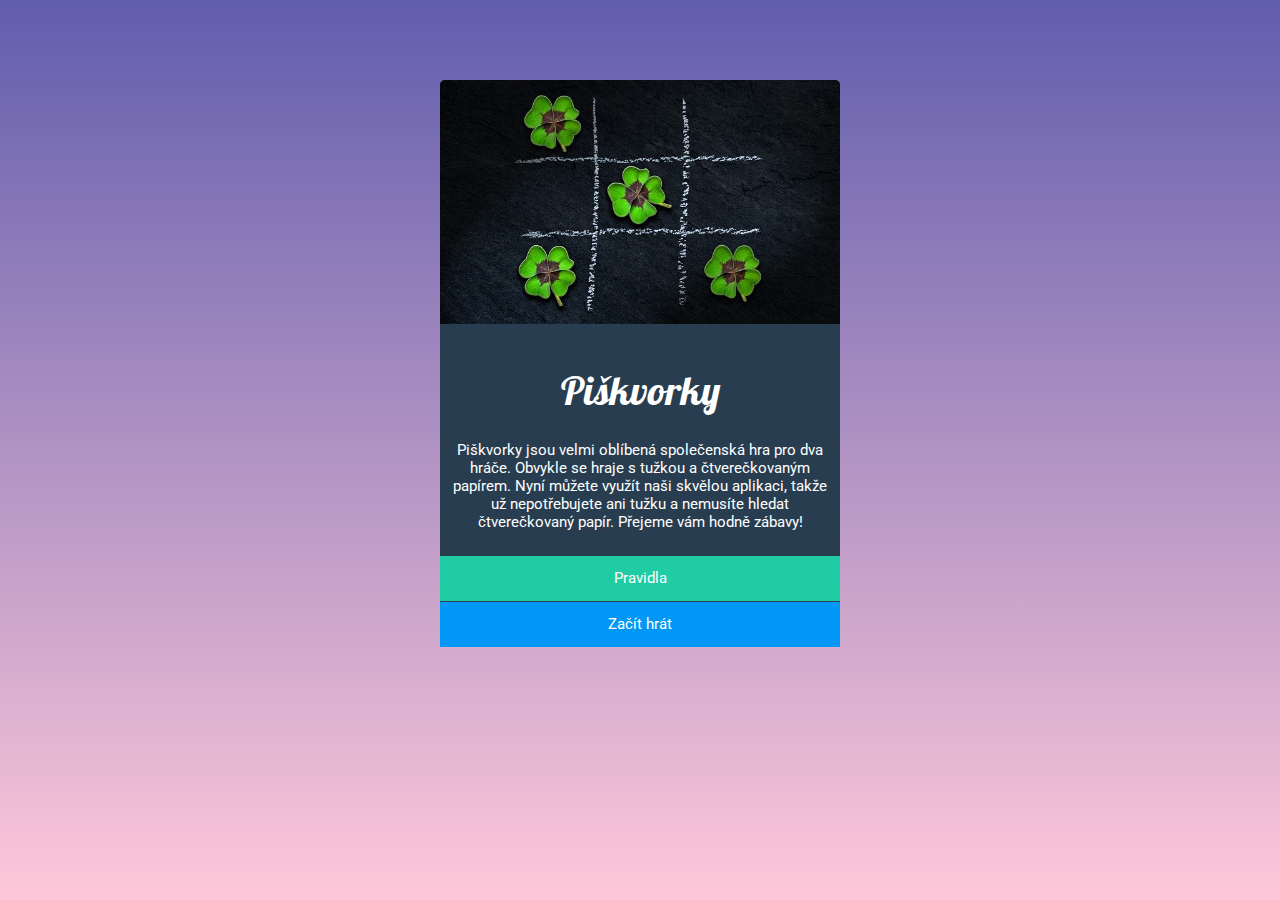
<file: index.html>
<!DOCTYPE html>
<html lang="cs" class="index">
  <head>
    <meta charset="UTF-8" />
    <meta http-equiv="X-UA-Compatible" content="IE=edge" />
    <meta name="viewport" content="width=device-width, initial-scale=1.0" />
    <title>Piskvorky</title>
    <link rel="stylesheet" href="styly.css" />
    <link rel="preconnect" href="https://fonts.gstatic.com" />
    <link
      href="https://fonts.googleapis.com/css2?family=Lobster&display=swap"
      rel="stylesheet"
    />
    <link
      href="https://fonts.googleapis.com/css2?family=Roboto&display=swap"
      rel="stylesheet"
    />
  </head>
  <body>
    <div class="box index">
      <img class="obrazek" src="uvodni.jpg" alt="Piškvorky" />

      <div class="telo">
        <h1 class="nadpis index">Piškvorky</h1>
        <p>
          Piškvorky jsou velmi oblíbená společenská hra pro dva hráče. Obvykle
          se hraje s tužkou a čtverečkovaným papírem. Nyní můžete využít naši
          skvělou aplikaci, takže už nepotřebujete ani tužku a nemusíte hledat
          čtverečkovaný papír. Přejeme vám hodně zábavy!
        </p>
      </div>

      <a class="tlacitko zelene" href="pravidla.html">Pravidla</a>
      <a class="tlacitko modre" href="hra.html">Začít hrát</a>
    </div>
  </body>
</html>
</file>
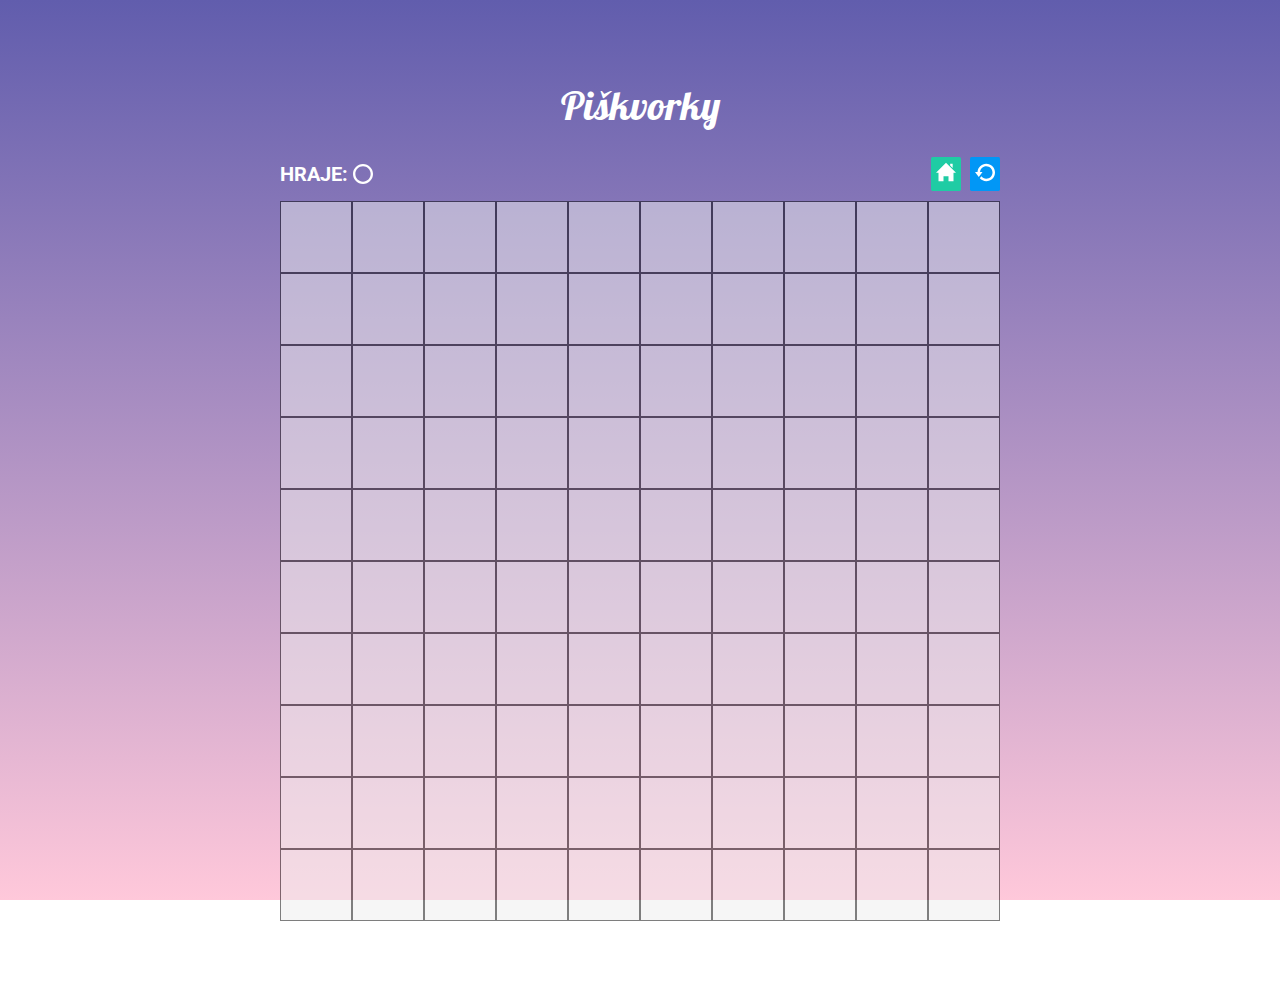
<file: hra.html>
<!DOCTYPE html>
<html lang="cs">
  <head>
    <meta charset="UTF-8" />
    <meta http-equiv="X-UA-Compatible" content="IE=edge" />
    <meta name="viewport" content="width=device-width, initial-scale=1.0" />
    <title>Hra</title>
    <link rel="stylesheet" href="styly.css" />
    <link rel="preconnect" href="https://fonts.gstatic.com" />
    <link
      href="https://fonts.googleapis.com/css2?family=Lobster&display=swap"
      rel="stylesheet"
    />
    <link
      href="https://fonts.googleapis.com/css2?family=Roboto&display=swap"
      rel="stylesheet"
    />
  </head>
  <body>
    <div class="hra__box">
      <h1 class="hra__nadpis">Piškvorky</h1>
      <div class="hra__telo">
        <div class="telo__prvni">
          <span class="hra__text">HRAJE:</span>
          <img
            src="circle.svg"
            class="hra__znak__miniatura"
            alt="Domecek"
            id="hra__znak__miniatura"
          />
        </div>

        <div class="telo__druhe">
          <a href="index.html" class="hra__domecek zelene"
            ><img src="home.svg" alt="Domecek" id="h_d"
          /></a>
          <a href="hra.html" class="hra__restart modre"
            ><img src="restart.svg" alt="Restart" id="h_r"
          /></a>
        </div>
      </div>

      <div class="hra__hraci_pole">
        <button class="hra__boxik"></button><button class="hra__boxik"></button
        ><button class="hra__boxik"></button><button class="hra__boxik"></button
        ><button class="hra__boxik"></button><button class="hra__boxik"></button
        ><button class="hra__boxik"></button><button class="hra__boxik"></button
        ><button class="hra__boxik"></button
        ><button class="hra__boxik"></button>

        <button class="hra__boxik"></button><button class="hra__boxik"></button
        ><button class="hra__boxik"></button><button class="hra__boxik"></button
        ><button class="hra__boxik"></button><button class="hra__boxik"></button
        ><button class="hra__boxik"></button><button class="hra__boxik"></button
        ><button class="hra__boxik"></button
        ><button class="hra__boxik"></button>

        <button class="hra__boxik"></button><button class="hra__boxik"></button
        ><button class="hra__boxik"></button><button class="hra__boxik"></button
        ><button class="hra__boxik"></button><button class="hra__boxik"></button
        ><button class="hra__boxik"></button><button class="hra__boxik"></button
        ><button class="hra__boxik"></button
        ><button class="hra__boxik"></button>

        <button class="hra__boxik"></button><button class="hra__boxik"></button
        ><button class="hra__boxik"></button><button class="hra__boxik"></button
        ><button class="hra__boxik"></button><button class="hra__boxik"></button
        ><button class="hra__boxik"></button><button class="hra__boxik"></button
        ><button class="hra__boxik"></button
        ><button class="hra__boxik"></button>

        <button class="hra__boxik"></button><button class="hra__boxik"></button
        ><button class="hra__boxik"></button><button class="hra__boxik"></button
        ><button class="hra__boxik"></button><button class="hra__boxik"></button
        ><button class="hra__boxik"></button><button class="hra__boxik"></button
        ><button class="hra__boxik"></button
        ><button class="hra__boxik"></button>

        <button class="hra__boxik"></button><button class="hra__boxik"></button
        ><button class="hra__boxik"></button><button class="hra__boxik"></button
        ><button class="hra__boxik"></button><button class="hra__boxik"></button
        ><button class="hra__boxik"></button><button class="hra__boxik"></button
        ><button class="hra__boxik"></button
        ><button class="hra__boxik"></button>

        <button class="hra__boxik"></button><button class="hra__boxik"></button
        ><button class="hra__boxik"></button><button class="hra__boxik"></button
        ><button class="hra__boxik"></button><button class="hra__boxik"></button
        ><button class="hra__boxik"></button><button class="hra__boxik"></button
        ><button class="hra__boxik"></button
        ><button class="hra__boxik"></button>

        <button class="hra__boxik"></button><button class="hra__boxik"></button
        ><button class="hra__boxik"></button><button class="hra__boxik"></button
        ><button class="hra__boxik"></button><button class="hra__boxik"></button
        ><button class="hra__boxik"></button><button class="hra__boxik"></button
        ><button class="hra__boxik"></button
        ><button class="hra__boxik"></button>

        <button class="hra__boxik"></button><button class="hra__boxik"></button
        ><button class="hra__boxik"></button><button class="hra__boxik"></button
        ><button class="hra__boxik"></button><button class="hra__boxik"></button
        ><button class="hra__boxik"></button><button class="hra__boxik"></button
        ><button class="hra__boxik"></button
        ><button class="hra__boxik"></button>

        <button class="hra__boxik"></button><button class="hra__boxik"></button
        ><button class="hra__boxik"></button><button class="hra__boxik"></button
        ><button class="hra__boxik"></button><button class="hra__boxik"></button
        ><button class="hra__boxik"></button><button class="hra__boxik"></button
        ><button class="hra__boxik"></button
        ><button class="hra__boxik"></button>
      </div>
    </div>

    <script src="index.js"></script>
  </body>
</html>
</file>
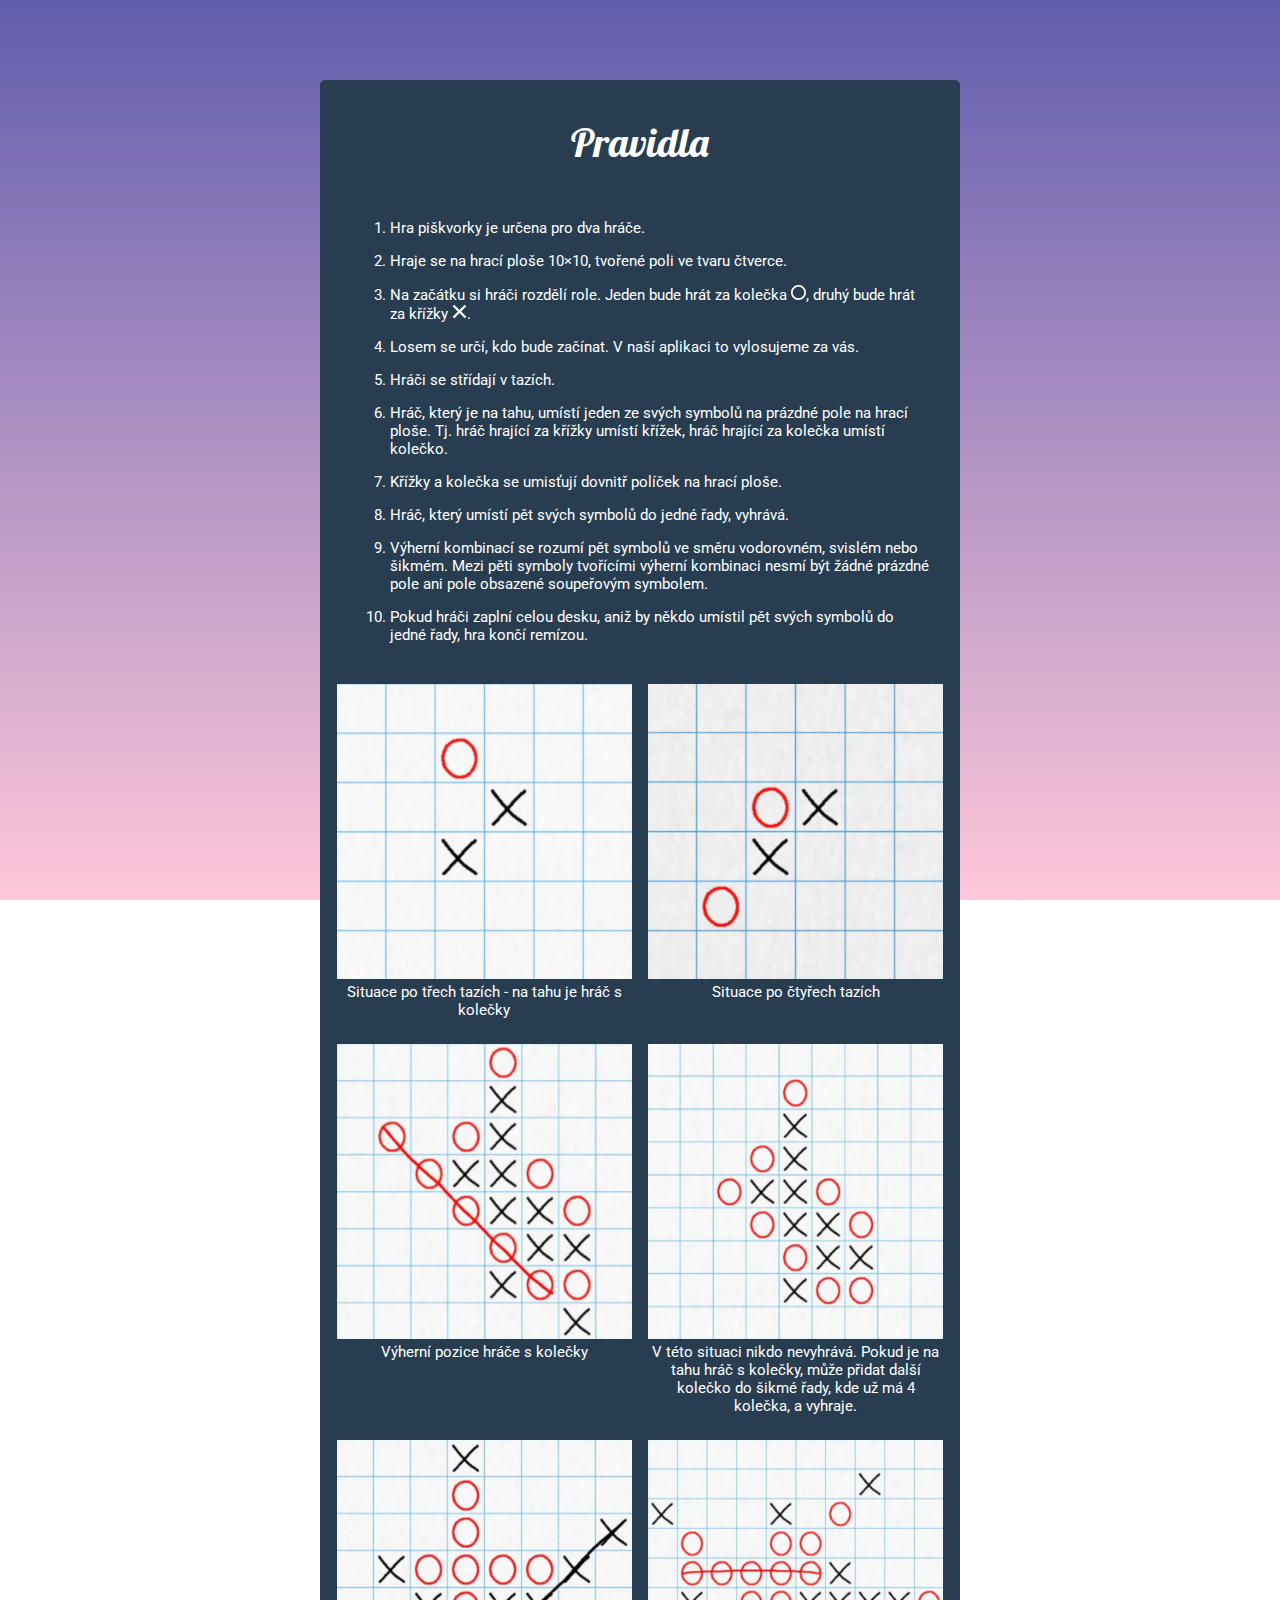
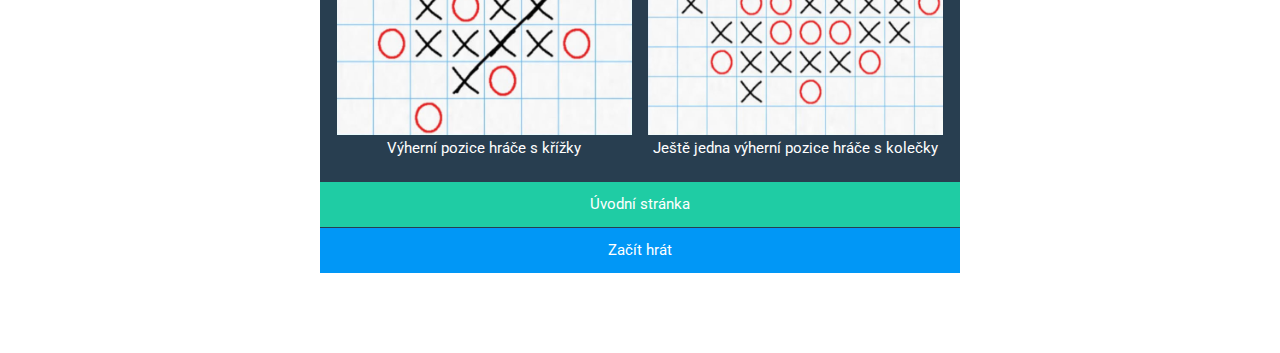
<file: pravidla.html>
<!DOCTYPE html>
<html lang="cs" class="pravidla">
  <head>
    <meta charset="UTF-8" />
    <meta http-equiv="X-UA-Compatible" content="IE=edge" />
    <meta name="viewport" content="width=device-width, initial-scale=1.0" />
    <link
      href="https://fonts.googleapis.com/css2?family=Lobster&display=swap"
      rel="stylesheet"
    />
    <link
      href="https://fonts.googleapis.com/css2?family=Roboto&display=swap"
      rel="stylesheet"
    />
    <link rel="stylesheet" href="styly.css" />
    <title>Pravidla</title>
  </head>
  <body>
    <div class="box pravidla">
      <div class="telo">
        <h1 class="nadpis index">Pravidla</h1>
      </div>
      <ol>
        <li>Hra piškvorky je určena pro dva hráče.</li>
        <li>Hraje se na hrací ploše 10×10, tvořené poli ve tvaru čtverce.</li>
        <li>
          Na začátku si hráči rozdělí role. Jeden bude hrát za kolečka <img src="circle.svg" class="miniatura" alt="Kolecko piskvorky"></img>, druhý
          bude hrát za křížky <img src="cross.svg" class="miniatura" alt="Krizek piskvorky"></img>.
        </li>
        <li>
          Losem se určí, kdo bude začínat. V naší aplikaci to vylosujeme za
          vás.
        </li>
        <li>Hráči se střídají v tazích.</li>
        <li>
          Hráč, který je na tahu, umístí jeden ze svých symbolů na prázdné
          pole na hrací ploše. Tj. hráč hrající za křížky umístí křížek, hráč
          hrající za kolečka umístí kolečko.
        </li>
        <li>Křížky a kolečka se umisťují dovnitř políček na hrací ploše.</li>
        <li>Hráč, který umístí pět svých symbolů do jedné řady, vyhrává.</li>
        <li>
          Výherní kombinací se rozumí pět symbolů ve směru vodorovném, svislém
          nebo šikmém. Mezi pěti symboly tvořícími výherní kombinaci nesmí být
          žádné prázdné pole ani pole obsazené soupeřovým symbolem.
        </li>
        <li>
          Pokud hráči zaplní celou desku, aniž by někdo umístil pět svých
          symbolů do jedné řady, hra končí remízou.
        </li>
      </ol>
      

      <div class="galerie">
        <figure>
          <img src="instructions-01.jpg"
               alt="Instrukce 1">
          <figcaption>Situace po třech tazích - na tahu je hráč s kolečky</figcaption>
        </figure>
        
        <figure>
          <img src="instructions-02.jpg"
              alt="Instrukce 2">
          <figcaption>Situace po čtyřech tazích</figcaption>
        </figure>

        <figure>
          <img src="instructions-03.jpg"
              alt="Instrukce 3">
          <figcaption>Výherní pozice hráče s kolečky</figcaption>
        </figure>

        <figure>
          <img src="instructions-04.jpg"
          alt="Instrukce 4">
          <figcaption>V této situaci nikdo nevyhrává. Pokud je na tahu hráč s kolečky, může přidat další kolečko do šikmé řady, kde už má 4 kolečka, a vyhraje.</figcaption>
        </figure>

        <figure>
          <img src="instructions-05.jpg"
        alt="Navod 5">
          <figcaption>Výherní pozice hráče s křížky</figcaption>
        </figure>

        <figure>
          <img src="instructions-06.jpg"
            alt="Navod 6">
          <figcaption>Ještě jedna výherní pozice hráče s kolečky</figcaption>
        </figure>

      </div>

      <a class="tlacitko zelene" href="index.html">Úvodní stránka</a>
      <a class="tlacitko modre" href="hra.html">Začít hrát</a>
    </div>
  </body>
</html>
</file>
<file: styly.css>
body {
  margin: 80px;
  background-image: linear-gradient(#615dad, #ffc8da);
  background-attachment: fixed;
}

.nadpis.index {
  font-family: 'Lobster', cursive;
  font-size: 40px;
  font-weight: 200;
}

.hra__nadpis {
  font-family: 'Lobster', cursive;
  font-size: 40px;
  font-weight: 200;
  color: white;
  text-align: center;
}

.obrazek {
  max-width: 100%;
}

.box {
  background-color: #283e50;
  color: white;
  width: 400px;
  flex-direction: column;
  align-items: stretch;
  margin: auto;
  overflow: hidden;
  border-top-left-radius: 5px;
  border-top-right-radius: 5px;
  font-family: 'Roboto', sans-serif;
  font-size: 15px;
}

.pravidla {
  /* width: auto; */
  width: 800px;
  max-width: 100%;
  flex-grow: 1;
  margin: auto;
}

.telo {
  text-align: center;
  padding: 10px;
}

.tlacitko {
  line-height: 45px;
  text-align: center;
  color: white;
  text-decoration: none;
  display: block;
}

.zelene {
  background-color: #1fcca4;
}

.tlacitko.zelene {
  margin-bottom: 1px;
}

.modre {
  background-color: #0197f6;
}

.zelene:hover,
.zelene:focus {
  background-color: #1cbb96;
}

.modre:hover,
.modre:focus {
  background-color: #0090e9;
}

ol li {
  margin: 15px 30px;
}

ol {
  margin-bottom: 40px;
}

.miniatura {
  width: 1em;
  height: 1em;
  filter: invert(100%);
}

figure img {
  max-width: 100%;
}

figure {
  margin-bottom: 30px;
}

figcaption {
  text-align: center;
}

.hra__box {
  margin: auto;
  max-width: 80vmin;
}

.hra__domecek {
  margin-right: 5px;
}

.hra__restart,
.hra__domecek {
  border-radius: 5%;
  padding: 5px;
}

#h_r,
#h_d {
  max-width: 100%;
  max-height: 100%;
  overflow: hidden;
}

.hra__telo {
  display: flex;
  align-items: center;
  overflow: hidden;
  justify-content: space-between;
  margin-bottom: 10px;
}

.hra__text {
  font-family: 'Roboto', sans-serifm;
  font-size: 20px;
  font-weight: bold;
  color: white;
  padding-right: 5px;
}

.hra__hraci_pole {
  display: flex;
  flex-wrap: wrap;
  max-width: 100%;
  margin: auto;
}

.hra__boxik {
  border: solid black 1px;
  border-radius: 0px;
  width: 10%;
  aspect-ratio: 1/1;
  flex-basis: 10%;
  padding: 0px;
  opacity: 0.5;
  padding: 5px;
  transition: background-size 0.15s;
  background-size: 0;
}

.hra__boxik:hover,
.hra__boxik:focus {
  opacity: 0.7;
}

.hra__znak__miniatura {
  filter: invert(100%);
  width: 20px;
}

.telo__prvni {
  display: flex;
  text-align: center;
  align-items: center;
}

.hra__text {
  display: inline-block;
}

.hra__domecek,
.hra__restart {
  border-radius: 5%;
  width: 20px;
  text-align: center;
  color: white;
  text-decoration: none;
  display: inline-block;
}

.board__field--circle {
  background-image: url(circle.svg);
}

.board__field--cross {
  background-image: url(cross.svg);
}

.board__field--cross,
.board__field--circle {
  background-size: 80%;
  opacity: 100%;
  background-position-x: center;
  background-position-y: center;
  background-repeat: no-repeat;
}

@media (min-width: 700px) {
  .galerie {
    display: flex;
    flex-wrap: wrap;
    justify-content: space-evenly;
  }

  figure {
    flex-basis: calc((100% - 50px) / 2);
    /* flex-basis: 40%; */
    margin: 0px;
    flex-grow: ;
    margin-bottom: 25px;
  }
}

@media (min-width: 900px) {
}
</file>
